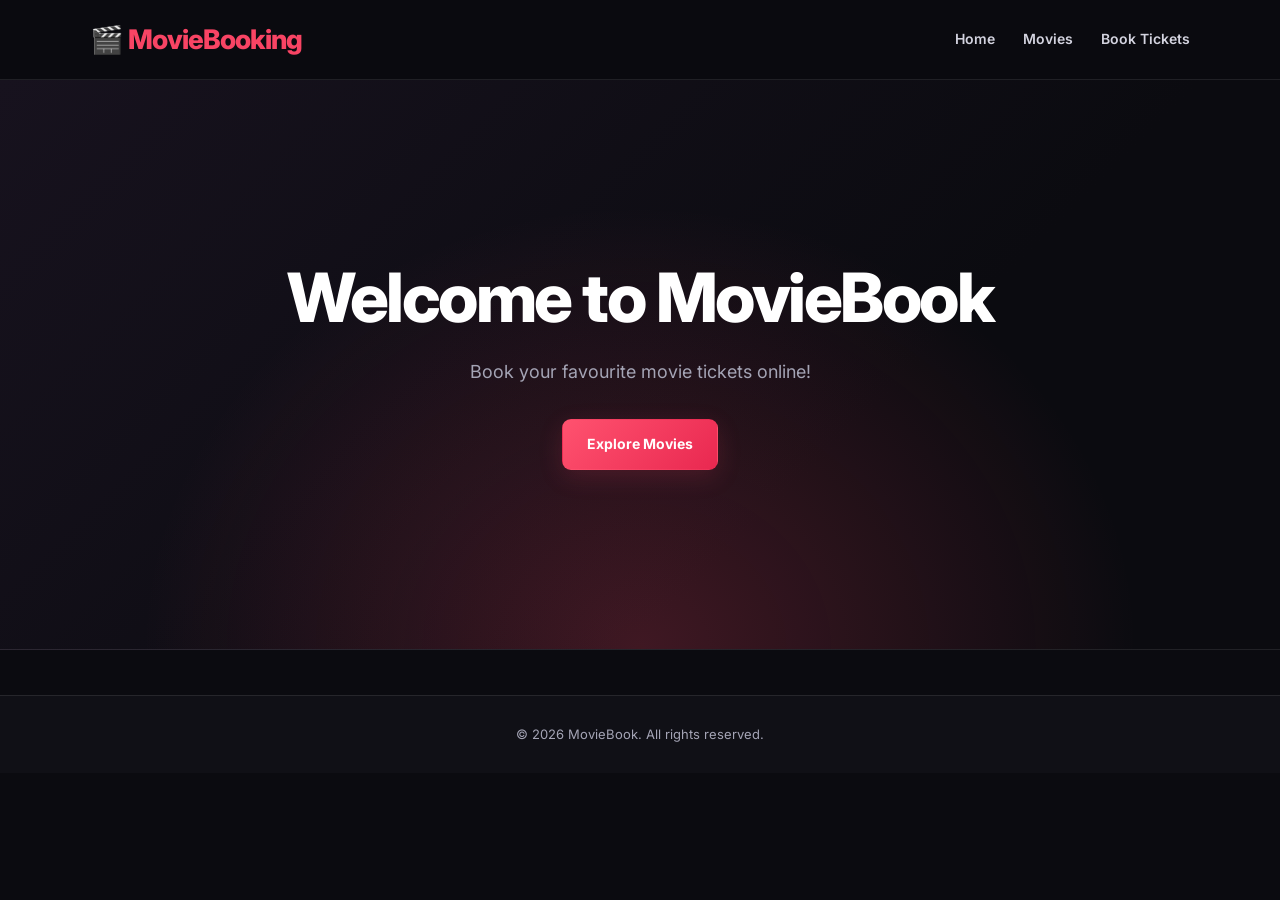
<file: movie booking/index.html>
<!DOCTYPE html>
<html lang="en">
<head>
    <meta charset="UTF-8">
    <meta name="viewport" content="width=device-width, initial-scale=1.0">
    <title>Movie Ticket Booking</title>
    <link rel="stylesheet" href="style.css">
</head>
<body>

    <header>
        <h1>🎬 MovieBooking</h1>

        <nav>
            <a href="index.html">Home</a>
            <a href="movies.html">Movies</a>
            <a href="booking.html">Book Tickets</a>
        </nav>
    </header>

    <section class="hero">
        <h2>Welcome to MovieBook</h2>
        <p>Book your favourite movie tickets online!</p>

        <a href="movies.html" class="btn">Explore Movies</a>
    </section>

    <footer>
        <p>© 2026 MovieBook. All rights reserved.</p>
    </footer>

</body>
</html>
</file>
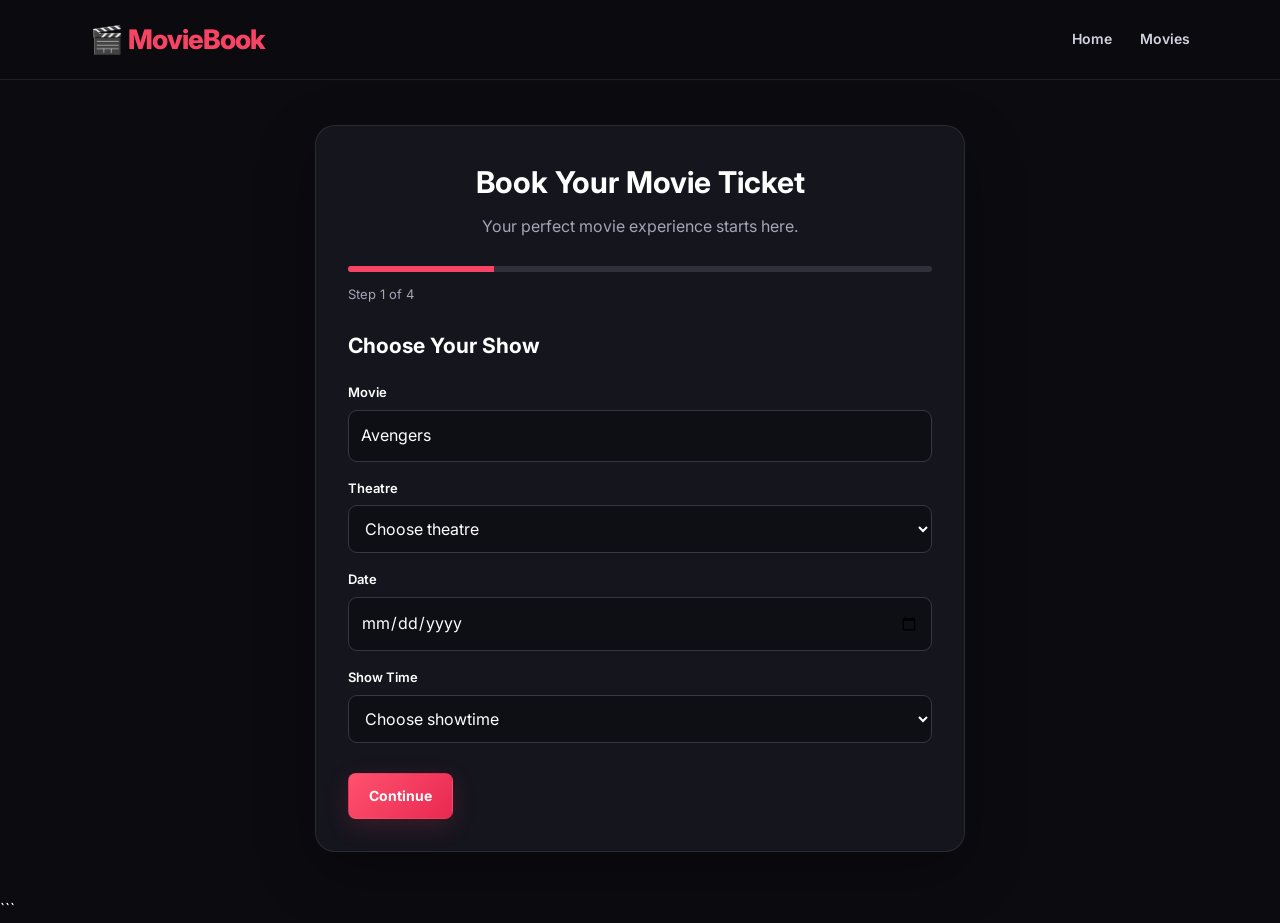
<file: movie booking/booking.html>
<!DOCTYPE html>
<html lang="en">
<head>
    <meta charset="UTF-8">
    <meta name="viewport" content="width=device-width, initial-scale=1.0">
    <title>Book Tickets | MovieBook</title>
    <link rel="stylesheet" href="style.css">
</head>
<body>

<header>
    <h1>🎬 MovieBook</h1>
    <nav>
        <a href="index.html">Home</a>
        <a href="movies.html">Movies</a>
    </nav>
</header>

<main class="booking-app">
    <h2>Book Your Movie Ticket</h2>
    <p class="booking-subtitle">
        Your perfect movie experience starts here.
    </p>

    <div class="booking-progress">
        <div class="progress-fill" id="progressFill"></div>
    </div>

    <div class="step-label" id="stepLabel">Step 1 of 4</div>

    <form id="bookingForm">

        <!-- STEP 1: SHOW DETAILS -->
        <section class="booking-step active">
            <h3>Choose Your Show</h3>

            <label for="movie">Movie</label>
            <input type="text" id="movie" readonly>

            <label for="theatre">Theatre</label>
            <select id="theatre" required>
                <option value="">Choose theatre</option>
                <option value="City Cinemas">City Cinemas</option>
                <option value="Galaxy Multiplex">Galaxy Multiplex</option>
                <option value="sangam ">sangam</option>
            </select>

            <label for="date">Date</label>
            <input type="date" id="date" required>

            <label for="time">Show Time</label>
            <select id="time" required>
                <option value="">Choose showtime</option>
                <option value="10:00 AM">10:00 AM</option>
                <option value="1:00 PM">1:00 PM</option>
                <option value="4:00 PM">4:00 PM</option>
                <option value="7:00 PM">7:00 PM</option>
            </select>
        </section>

        <!-- STEP 2: SEATS -->
        <section class="booking-step">
            <h3>Select Your Seats</h3>

            <div class="screen-display">SCREEN THIS WAY</div>

            <div class="seat-legend">
                <span>⬛ Available</span>
                <span>🟩 Selected</span>
            </div>

            <div class="seats" id="seats"></div>

            <div class="booking-summary">
                <p>Selected seats: <strong id="seatSummary">None</strong></p>
                <p>Total amount: <strong id="total">₹0</strong></p>
            </div>
        </section>

        <!-- STEP 3: CUSTOMER DETAILS -->
        <section class="booking-step">
            <h3>Your Details</h3>

            <label for="customer">Full Name</label>
            <input type="text" id="customer"
                   placeholder="Enter your full name" required>

            <label for="phone">Mobile Number</label>
            <input type="tel" id="phone"
                   placeholder="10-digit mobile number"
                   pattern="[6-9][0-9]{9}"
                   title="Enter a valid 10-digit Indian mobile number"
                   required>

            <label for="email">Email Address</label>
            <input type="email" id="email"
                   placeholder="Enter your email" required>
        </section>

        <!-- STEP 4: REVIEW -->
        <section class="booking-step">
            <h3>Review Your Booking</h3>
            <div id="reviewDetails" class="review-details"></div>
            <p class="demo-note">
                This demo does not process payments or reserve seats
                in a shared database.
            </p>
        </section>

        <div class="booking-actions">
            <button type="button" id="backBtn" class="secondary-btn">
                Back
            </button>

            <button type="button" id="nextBtn" class="btn">
                Continue
            </button>

            <button type="submit" id="confirmBtn" class="btn" hidden>
                Confirm Booking
            </button>
        </div>

    </form>
</main>

<script src="script.js"></script>
</body>
</html>
```
</file>
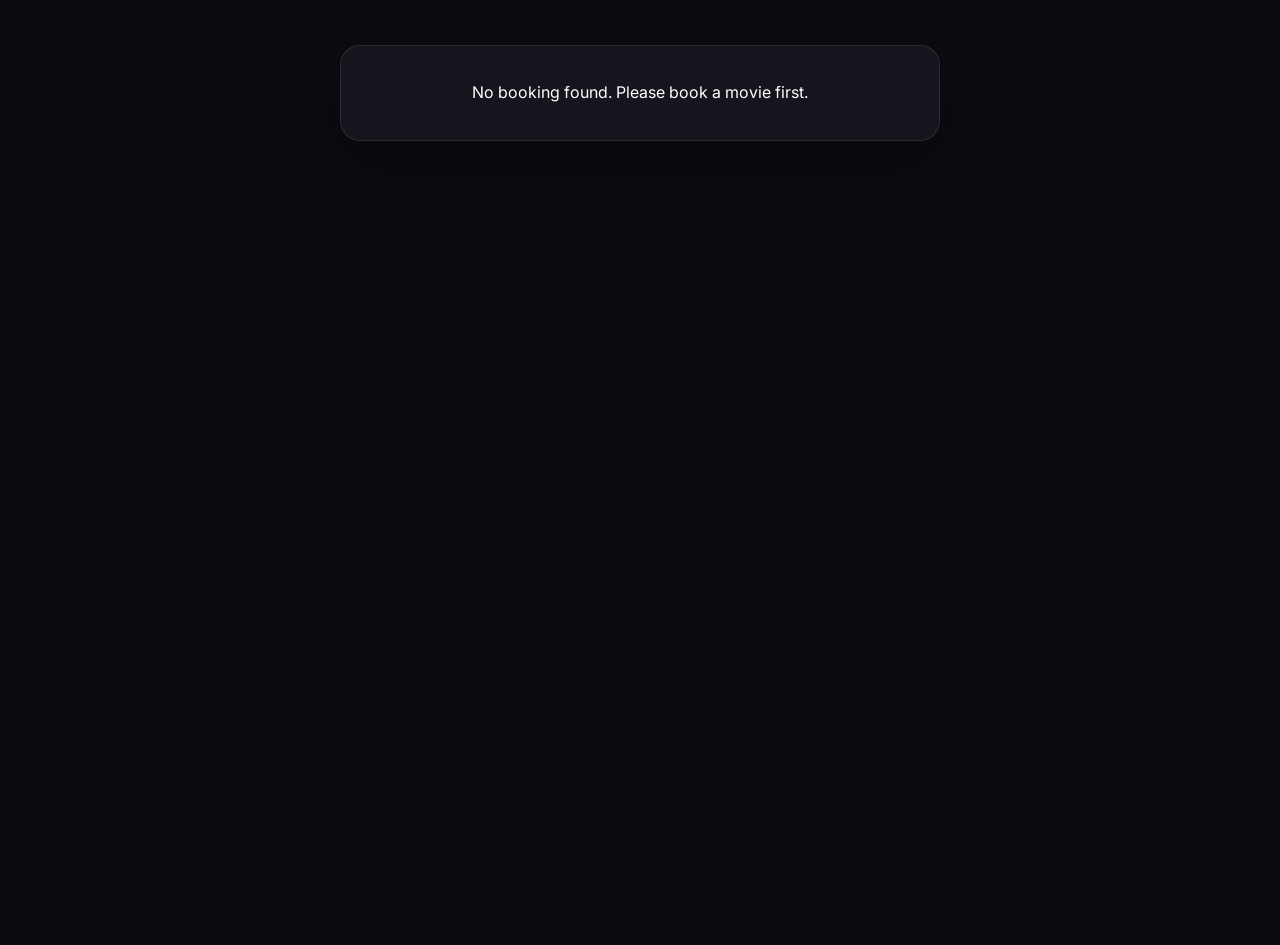
<file: movie booking/confirmation.html>
<!DOCTYPE html>
<html lang="en">
<head>
    <meta charset="UTF-8">
    <meta name="viewport" content="width=device-width, initial-scale=1.0">
    <title>Booking Confirmation</title>
    <link rel="stylesheet" href="style.css">
</head>
<body>

<div class="booking-box" id="ticket">
    <h2>🎟️ Booking Confirmation</h2>
    <p>Loading booking...</p>
</div>

<script>
const booking = JSON.parse(
    localStorage.getItem("lastBooking") || "null"
);

const ticket = document.getElementById("ticket");

if (booking) {
    ticket.replaceChildren();

    const heading = document.createElement("h2");
    heading.textContent = "🎉 Booking Successful!";
    ticket.appendChild(heading);

    const details = [
        ["Movie", booking.movie],
        ["Name", booking.customer],
        ["Date", booking.date],
        ["Time", booking.time],
        ["Seats", booking.seats.join(", ")],
        ["Total", "₹" + booking.total]
    ];

    details.forEach(([label, value]) => {
        const p = document.createElement("p");
        p.textContent = label + ": " + value;
        ticket.appendChild(p);
    });

    const link = document.createElement("a");
    link.href = "movies.html";
    link.className = "btn";
    link.textContent = "Book Another Movie";
    ticket.appendChild(link);
} else {
    ticket.textContent = "No booking found. Please book a movie first.";
}
</script>

</body>
</html>
</file>
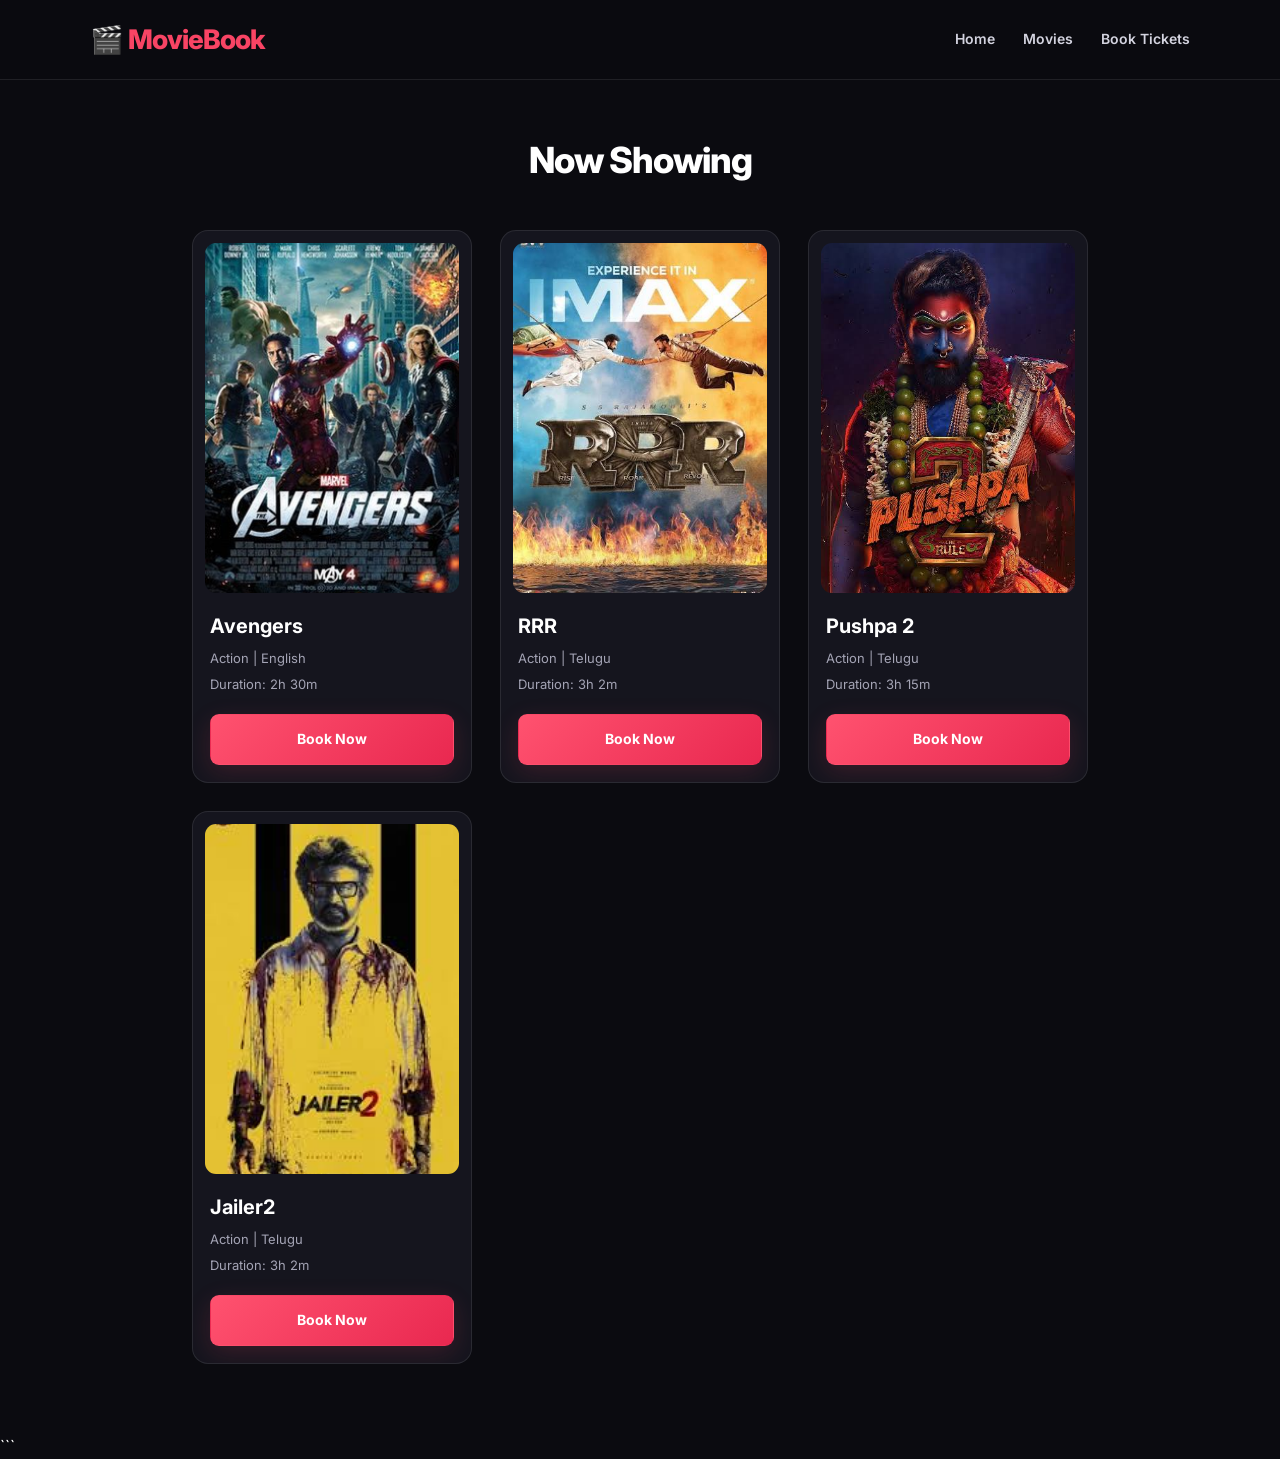
<file: movie booking/movies.html>
<!DOCTYPE html>
<html lang="en">
<head>
    <meta charset="UTF-8">
    <meta name="viewport" content="width=device-width, initial-scale=1.0">
    <title>Movies - MovieBook</title>
    <link rel="stylesheet" href="style.css">
</head>
<body>

<header>
    <h1>🎬 MovieBook</h1>
    <nav>
        <a href="index.html">Home</a>
        <a href="movies.html">Movies</a>
        <a href="booking.html">Book Tickets</a>
    </nav>
</header>

<h2 class="section-title">Now Showing</h2>

<div class="movie-container">

    <div class="movie-card">
        <img src="images/The Avengers.jpg" alt="The Avengers poster">
        <h3>Avengers</h3>
        <p>Action | English</p>
        <p>Duration: 2h 30m</p>
        <button class="btn"
                onclick="bookMovie('Avengers')">
            Book Now
        </button>
    </div>

    <div class="movie-card">
        <img src="images/RRR.jpg" alt="RRR poster">
        <h3>RRR</h3>
        <p>Action | Telugu</p>
        <p>Duration: 3h 2m</p>
        <button class="btn"
                onclick="bookMovie('RRR')">
            Book Now
        </button>
    </div>

    <div class="movie-card">
        <img src="images/puspha.jpg" alt="puspha poster">
        <h3>Pushpa 2</h3>
        <p>Action | Telugu</p>
        <p>Duration: 3h 15m</p>
        <button class="btn"
                onclick="bookMovie('Pushpa 2')">
            Book Now
        </button>
    
    </div>
    
    <div class="movie-card">
        <img src="images/Jailer2.jpg" alt="Jailer2 poster">
        <h3>Jailer2</h3>
        <p>Action | Telugu</p>
        <p>Duration: 3h 2m</p>
        <button class="btn"
                onclick="bookMovie('Jailer2')">
            Book Now
        </button>
    </div>

</div>

<script src="script.js"></script>
</body>
</html>
```
</file>
<file: movie booking/style.css>
@import url('https://fonts.googleapis.com/css2?family=Inter:wght@400;500;600;700;800&display=swap');

:root {
    --bg: #0b0b10;
    --surface: #15151e;
    --surface-light: #20202c;
    --primary: #f84464;
    --primary-hover: #ff607b;
    --text: #ffffff;
    --muted: #a4a4b5;
    --border: rgba(255, 255, 255, 0.09);
    --radius: 16px;
}

* {
    margin: 0;
    padding: 0;
    box-sizing: border-box;
}

html {
    scroll-behavior: smooth;
}

body {
    font-family: 'Inter', Arial, sans-serif;
    background: var(--bg);
    color: var(--text);
    line-height: 1.6;
    min-height: 100vh;
}

a {
    color: inherit;
    text-decoration: none;
}

button,
input,
select {
    font: inherit;
}

button {
    cursor: pointer;
}

/* NAVIGATION */

header {
    position: sticky;
    top: 0;
    z-index: 100;
    display: flex;
    align-items: center;
    justify-content: space-between;
    gap: 20px;
    padding: 18px 7%;
    background: rgba(11, 11, 16, 0.92);
    backdrop-filter: blur(16px);
    border-bottom: 1px solid var(--border);
}

header h1 {
    font-size: 27px;
    font-weight: 800;
    letter-spacing: -1px;
    color: var(--primary);
    white-space: nowrap;
}

nav {
    display: flex;
    align-items: center;
    gap: 28px;
}

nav a {
    font-size: 14px;
    font-weight: 600;
    color: #d3d3df;
    transition: color 0.25s ease;
}

nav a:hover,
nav a:focus-visible {
    color: var(--primary);
}

/* HOMEPAGE HERO */

.hero {
    min-height: 570px;
    display: flex;
    flex-direction: column;
    align-items: center;
    justify-content: center;
    text-align: center;
    padding: 80px 24px;
    background:
        radial-gradient(
            ellipse at 50% 100%,
            rgba(248, 68, 100, 0.22),
            transparent 55%
        ),
        linear-gradient(135deg, #17121e, #0b0b10 65%);
    border-bottom: 1px solid var(--border);
}

.hero h2 {
    max-width: 850px;
    font-size: clamp(38px, 6vw, 68px);
    line-height: 1.1;
    letter-spacing: -2.5px;
    font-weight: 800;
    margin-bottom: 24px;
}

.hero p {
    max-width: 600px;
    color: var(--muted);
    font-size: 18px;
    margin-bottom: 32px;
}

/* BUTTONS */

.btn {
    display: inline-flex;
    justify-content: center;
    align-items: center;
    gap: 8px;
    padding: 13px 24px;
    border: 1px solid transparent;
    border-radius: 9px;
    background: linear-gradient(135deg, #ff526f, #e92850);
    color: white;
    font-weight: 700;
    font-size: 14px;
    box-shadow: 0 7px 24px rgba(248, 68, 100, 0.16);
    transition:
        transform 0.25s ease,
        box-shadow 0.25s ease,
        background 0.25s ease;
}

.btn:hover {
    transform: translateY(-3px);
    background: linear-gradient(135deg, #ff7087, #f84464);
    box-shadow: 0 12px 28px rgba(248, 68, 100, 0.28);
}

.btn:focus-visible,
.seat:focus-visible,
nav a:focus-visible {
    outline: 2px solid white;
    outline-offset: 4px;
}

/* MOVIE LIST */

.section-title,
.page-title {
    text-align: center;
    font-size: clamp(28px, 4vw, 36px);
    font-weight: 800;
    letter-spacing: -1px;
    margin: 52px 0 30px;
}

.movie-container {
    display: grid;
    grid-template-columns: repeat(3, minmax(0, 280px));
    justify-content: center;
    gap: 28px;
    padding: 10px 7% 70px;
}

.movie-card {
    overflow: hidden;
    background: var(--surface);
    border: 1px solid var(--border);
    border-radius: var(--radius);
    padding: 12px;
    transition:
        transform 0.3s ease,
        border-color 0.3s ease,
        box-shadow 0.3s ease;
}

.movie-card:hover {
    transform: translateY(-8px);
    border-color: rgba(248, 68, 100, 0.55);
    box-shadow: 0 18px 45px rgba(0, 0, 0, 0.3);
}

.movie-card img {
    display: block;
    width: 100%;
    height: 350px;
    object-fit: cover;
    border-radius: 11px;
    background: var(--surface-light);
}

.movie-card h3 {
    font-size: 20px;
    font-weight: 700;
    margin: 17px 5px 6px;
}

.movie-card p {
    font-size: 13px;
    color: var(--muted);
    margin: 5px;
}

.movie-card .btn {
    width: calc(100% - 10px);
    margin: 15px 5px 5px;
}

/* BOOKING FORM */

.booking-box {
    width: min(100% - 32px, 600px);
    margin: 45px auto;
    padding: 34px;
    background: var(--surface);
    border: 1px solid var(--border);
    border-radius: 20px;
    box-shadow: 0 20px 65px rgba(0, 0, 0, 0.22);
}

.booking-box h2 {
    text-align: center;
    font-size: 29px;
    margin-bottom: 25px;
}

.booking-box h3 {
    margin-top: 24px;
    margin-bottom: 10px;
    font-size: 17px;
}

.booking-box label {
    display: block;
    margin: 16px 0 7px;
    font-size: 13px;
    font-weight: 600;
    color: #dddded;
}

.booking-box input,
.booking-box select {
    width: 100%;
    min-height: 48px;
    padding: 12px 14px;
    background: #0e0e15;
    color: white;
    border: 1px solid #333341;
    border-radius: 9px;
    outline: none;
    margin-bottom: 8px;
    transition: border-color 0.2s ease;
}

.booking-box input:focus,
.booking-box select:focus {
    border-color: var(--primary);
}

.booking-box input[readonly] {
    color: #ff8da0;
}

.booking-box p {
    margin: 12px 0;
    color: #dedee9;
}

.booking-box form > .btn {
    width: 100%;
    margin-top: 24px;
}

/* SEAT SELECTION */

.seats {
    display: grid;
    grid-template-columns: repeat(6, minmax(0, 1fr));
    gap: 10px;
    margin: 22px 0;
}

.seat {
    min-width: 0;
    padding: 12px 3px;
    background: #292936;
    color: #eeeeF7;
    border: 1px solid #414151;
    border-radius: 7px;
    font-size: 12px;
    font-weight: 600;
    transition: all 0.2s ease;
}

.seat:hover {
    border-color: var(--primary);
    color: white;
}

.seat.selected {
    background: #2bd69b;
    border-color: #2bd69b;
    color: #071b13;
    box-shadow: 0 0 16px rgba(43, 214, 155, 0.2);
}

/* TICKET CONFIRMATION */

#ticket {
    text-align: center;
}

#ticket h2 {
    color: #2bd69b;
}

#ticket p {
    padding: 10px 0;
    border-bottom: 1px solid var(--border);
    text-align: left;
    overflow-wrap: anywhere;
}

#ticket .btn {
    margin-top: 24px;
}

/* FOOTER */

footer {
    text-align: center;
    padding: 28px 20px;
    color: var(--muted);
    background: #101016;
    border-top: 1px solid var(--border);
    font-size: 13px;
    margin-top: 45px;
}

/* RESPONSIVE DESIGN */

@media (max-width: 900px) {
    header {
        padding: 17px 5%;
    }

    nav {
        gap: 16px;
    }

    .movie-container {
        grid-template-columns: repeat(2, minmax(0, 280px));
        padding-left: 5%;
        padding-right: 5%;
    }

    .hero {
        min-height: 470px;
    }
}

@media (max-width: 600px) {
    header {
        flex-direction: column;
        gap: 12px;
        padding: 15px;
    }

    header h1 {
        font-size: 24px;
    }

    nav {
        flex-wrap: wrap;
        justify-content: center;
        gap: 16px;
    }

    nav a {
        font-size: 13px;
    }

    .hero {
        min-height: 420px;
        padding: 60px 20px;
    }

    .hero h2 {
        letter-spacing: -1px;
    }

    .hero p {
        font-size: 15px;
    }

    .movie-container {
        grid-template-columns: minmax(0, 320px);
        gap: 20px;
    }

    .movie-card img {
        height: 360px;
    }

    .booking-box {
        padding: 22px 17px;
    }

    .seats {
        gap: 7px;
    }

    .seat {
        padding: 11px 2px;
        font-size: 11px;
    }

    .section-title,
    .page-title {
        margin-top: 35px;
    }
}

/* REDUCED MOTION ACCESSIBILITY */

@media (prefers-reduced-motion: reduce) {
    *,
    *::before,
    *::after {
        scroll-behavior: auto !important;
        transition-duration: 0.01ms !important;
    }
}
.booking-app {
    width: min(100% - 32px, 650px);
    margin: 45px auto;
    padding: 32px;
    background: var(--surface);
    border: 1px solid var(--border);
    border-radius: 20px;
    box-shadow: 0 20px 60px rgba(0, 0, 0, 0.25);
}

.booking-app > h2 {
    font-size: 30px;
    text-align: center;
}

.booking-subtitle {
    text-align: center;
    color: var(--muted);
    margin: 8px 0 26px;
}

.booking-progress {
    height: 6px;
    border-radius: 20px;
    background: #30303b;
    overflow: hidden;
}

.progress-fill {
    width: 25%;
    height: 100%;
    background: var(--primary);
    transition: width 0.3s ease;
}

.step-label {
    color: var(--muted);
    font-size: 13px;
    margin: 12px 0 24px;
}

.booking-step {
    display: none;
}

.booking-step.active {
    display: block;
    animation: stepFade 0.25s ease;
}

.booking-step h3 {
    font-size: 21px;
    margin-bottom: 20px;
}

.booking-step label {
    display: block;
    margin: 16px 0 7px;
    font-size: 13px;
    font-weight: 600;
}

.booking-step input,
.booking-step select {
    width: 100%;
    min-height: 48px;
    padding: 12px;
    background: #0e0e15;
    color: white;
    border: 1px solid #373744;
    border-radius: 9px;
}

.booking-step input:focus,
.booking-step select:focus {
    outline: 2px solid var(--primary);
    outline-offset: 1px;
}

.screen-display {
    text-align: center;
    padding: 12px;
    margin: 25px 0;
    border-radius: 50% 50% 8px 8px;
    border-top: 4px solid #f84464;
    color: var(--muted);
    font-size: 12px;
    letter-spacing: 5px;
}

.seat-legend {
    display: flex;
    justify-content: center;
    gap: 24px;
    font-size: 12px;
    color: var(--muted);
    margin-bottom: 20px;
}

.booking-app .seats {
    display: grid;
    grid-template-columns: repeat(6, minmax(0, 1fr));
    gap: 9px;
}

.booking-app .seat {
    background: #292936;
    color: white;
    border: 1px solid #454552;
    border-radius: 7px;
    padding: 11px 2px;
    font-size: 12px;
}

.booking-app .seat.selected {
    background: #2bd69b;
    color: #071b13;
    border-color: #2bd69b;
}

.booking-app .seat:disabled {
    background: #51303a;
    color: #d7a7b1;
    border-color: #51303a;
    cursor: not-allowed;
}

.booking-summary,
.review-details {
    background: #0e0e15;
    border: 1px solid var(--border);
    border-radius: 12px;
    padding: 18px;
    margin-top: 22px;
}

.booking-summary p,
.review-details p {
    margin: 8px 0;
    overflow-wrap: anywhere;
}

.booking-actions {
    display: flex;
    justify-content: space-between;
    gap: 12px;
    margin-top: 30px;
}

.booking-actions .btn,
.secondary-btn {
    min-height: 45px;
    padding: 11px 20px;
    border-radius: 8px;
    font-weight: 700;
}

.secondary-btn {
    background: #292936;
    color: white;
    border: 1px solid #454552;
}

.booking-actions button[hidden] {
    display: none;
}

.demo-note {
    margin-top: 20px;
    font-size: 12px;
    color: #ffbd8a;
}

@keyframes stepFade {
    from {
        opacity: 0;
        transform: translateY(6px);
    }

    to {
        opacity: 1;
        transform: translateY(0);
    }
}

@media (max-width: 600px) {
    .booking-app {
        padding: 22px 16px;
    }

    .booking-app > h2 {
        font-size: 24px;
    }

    .booking-app .seats {
        gap: 6px;
    }

    .booking-app .seat {
        font-size: 10px;
    }

    .booking-actions .btn,
    .secondary-btn {
        padding: 10px 13px;
    }
}
</file>
